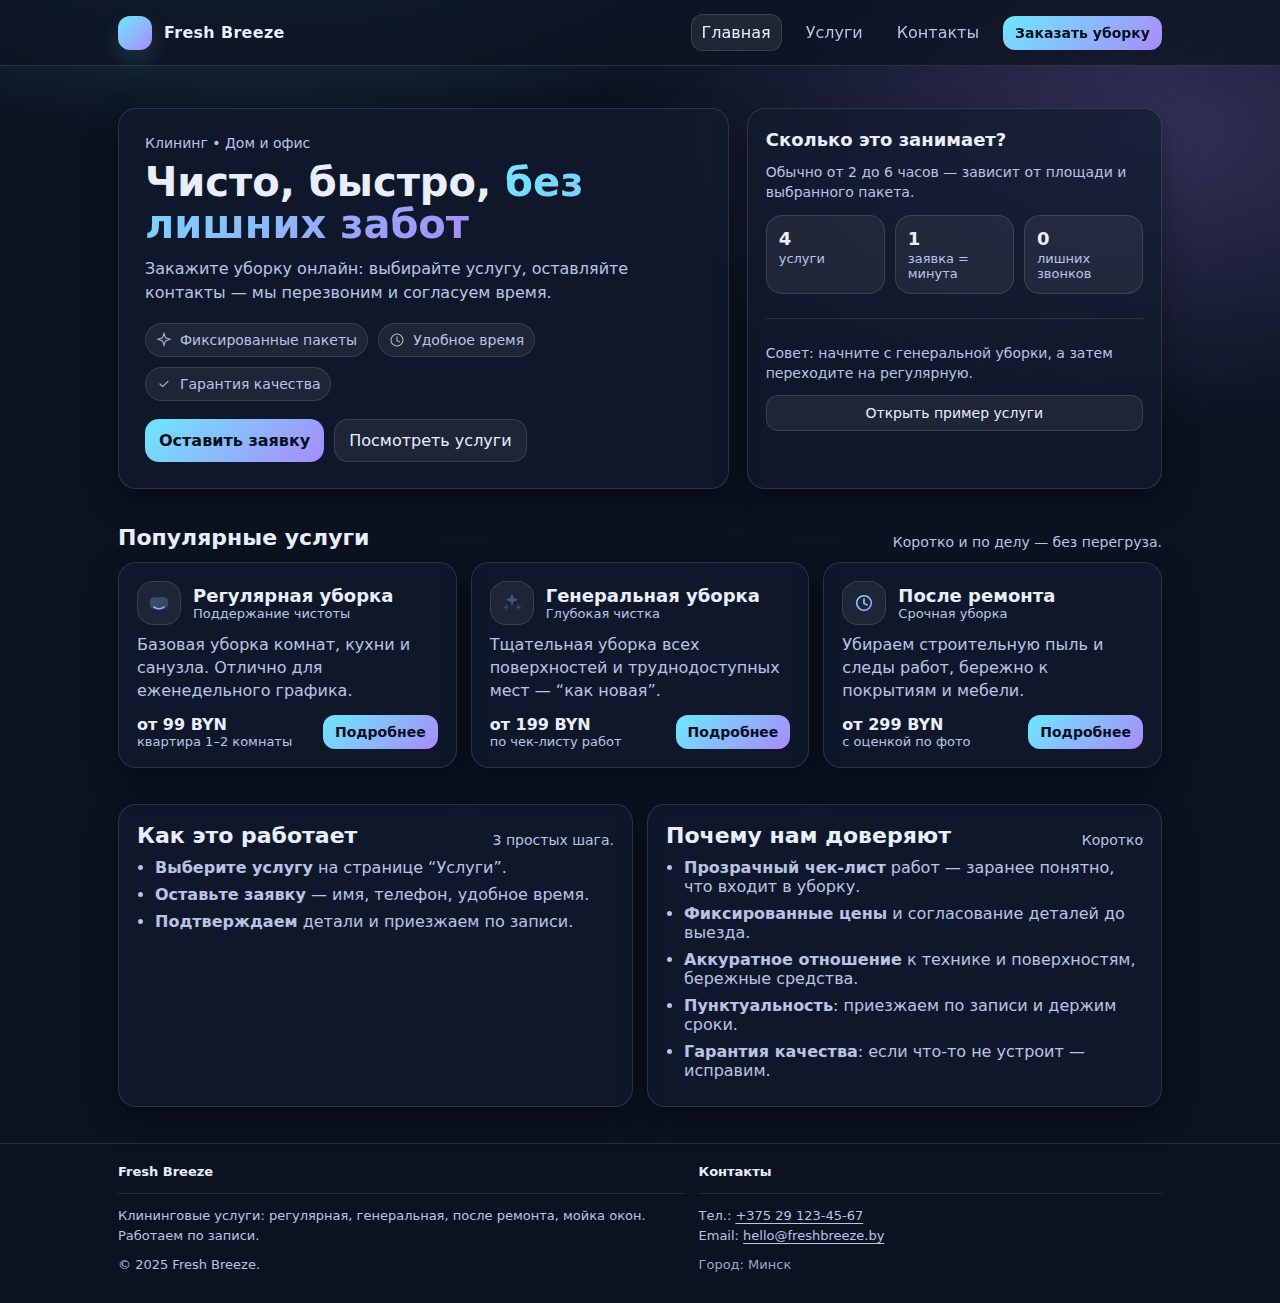
<file: index.html>
<!doctype html>
<html lang="ru">
<head>
 <!-- Google tag (gtag.js) -->
<script async src="https://www.googletagmanager.com/gtag/js?id=G-B9RRMM3VNQ"></script>
<script>
  window.dataLayer = window.dataLayer || [];
  function gtag(){dataLayer.push(arguments);}
  gtag('js', new Date());

  gtag('config', 'G-B9RRMM3VNQ');
</script>
 <meta charset="utf-8" />
 <meta name="viewport" content="width=device-width, initial-scale=1" />
 <title>Fresh Breeze — клининг в Минске | Заказать уборку</title>
 <meta name="description" content="Клининговые услуги: регулярная, генеральная уборка, после ремонта, мойка окон. Онлайн-заявка за 1 минуту.">
 <link rel="stylesheet" href="styles.css" />
</head>
<body data-page="home">
<header>
 <div class="container">
 <div class="nav">
 <a class="brand" href="index.html" aria-label="Fresh Breeze">
 <span class="logo" aria-hidden="true"></span>
 <span>Fresh Breeze</span>
 </a>
 <nav class="navlinks" aria-label="Навигация">
 <a data-nav href="index.html">Главная</a>
 <a data-nav href="services.html">Услуги</a>
 <a data-nav href="contacts.html">Контакты</a>
 <a class="btn small primary" href="contacts.html#order" id="cta_top">Заказать уборку</a>
 </nav>
 </div>
 </div>
</header>

<main class="container">
 <section class="hero">
 <div class="heroGrid">
 <div class="card heroCard">
 <div class="kicker">Клининг • Дом и офис</div>
 <h1>Чисто, быстро, <span style="background:linear-gradient(135deg,var(--accent),var(--accent2)); -webkit-background-clip:text; background-clip:text; color:transparent;">без лишних забот</span></h1>
 <p class="lead">
 Закажите уборку онлайн: выбирайте услугу, оставляйте контакты — мы перезвоним и согласуем время.
 
 </p>

 <div class="badges" aria-label="Преимущества">
 <span class="badge">
 <svg viewBox="0 0 24 24" fill="none"><path d="M12 2l2.2 6.6L21 11l-6.8 2.4L12 20l-2.2-6.6L3 11l6.8-2.4L12 2z" stroke="currentColor" stroke-width="1.6" opacity=".9"/></svg>
 Фиксированные пакеты
 </span>
 <span class="badge">
 <svg viewBox="0 0 24 24" fill="none"><path d="M12 7v6l4 2" stroke="currentColor" stroke-width="1.6" stroke-linecap="round" opacity=".9"/><path d="M12 21a9 9 0 1 0-9-9 9 9 0 0 0 9 9z" stroke="currentColor" stroke-width="1.6" opacity=".9"/></svg>
 Удобное время
 </span>
 <span class="badge">
 <svg viewBox="0 0 24 24" fill="none"><path d="M6 12l4 4L18 8" stroke="currentColor" stroke-width="1.8" stroke-linecap="round" stroke-linejoin="round" opacity=".9"/></svg>
 Гарантия качества
 </span>
 </div>

 <div class="heroActions">
 <a class="btn primary" href="contacts.html#order" id="cta_hero">Оставить заявку</a>
 <a class="btn" href="services.html" id="cta_services">Посмотреть услуги</a>
 </div>
 </div>

 <aside class="card sideCard" aria-label="Кратко о сервисе">
 <h3>Сколько это занимает?</h3>
 <p>Обычно от 2 до 6 часов — зависит от площади и выбранного пакета.</p>
 <div class="kpiRow" aria-label="Показатели">
 <div class="kpi"><div class="num">4</div><div class="lbl">услуги</div></div>
 <div class="kpi"><div class="num">1</div><div class="lbl">заявка = минута</div></div>
 <div class="kpi"><div class="num">0</div><div class="lbl">лишних звонков</div></div>
 </div>
 <div class="hr"></div>
 <p class="mini">Совет: начните с генеральной уборки, а затем переходите на регулярную.</p>
 <a class="btn small" href="service.html?s=general" id="cta_try">Открыть пример услуги</a>
 </aside>
 </div>
 </section>

 <section>
 <div class="sectionTitle">
 <h2>Популярные услуги</h2>
 <p>Коротко и по делу — без перегруза.</p>
 </div>
 <div class="grid3">
 <article class="card service">
 <div class="serviceHeader">
 <div class="icon"><img src="img/icon-clean.svg" alt="" /></div>
 <div>
 <h3>Регулярная уборка</h3>
 <div class="mini">Поддержание чистоты</div>
 </div>
 </div>
 <p>Базовая уборка комнат, кухни и санузла. Отлично для еженедельного графика.</p>
 <div class="serviceFooter">
 <div>
 <div class="price">от 99 BYN</div>
 <div class="mini">квартира 1–2 комнаты</div>
 </div>
 <a class="btn small primary" href="service.html?s=regular" id="cta_regular">Подробнее</a>
 </div>
 </article>

 <article class="card service">
 <div class="serviceHeader">
 <div class="icon"><img src="img/icon-sparkle.svg" alt="" /></div>
 <div>
 <h3>Генеральная уборка</h3>
 <div class="mini">Глубокая чистка</div>
 </div>
 </div>
 <p>Тщательная уборка всех поверхностей и труднодоступных мест — “как новая”.</p>
 <div class="serviceFooter">
 <div>
 <div class="price">от 199 BYN</div>
 <div class="mini">по чек-листу работ</div>
 </div>
 <a class="btn small primary" href="service.html?s=general" id="cta_general">Подробнее</a>
 </div>
 </article>

 <article class="card service">
 <div class="serviceHeader">
 <div class="icon"><img src="img/icon-clock.svg" alt="" /></div>
 <div>
 <h3>После ремонта</h3>
 <div class="mini">Срочная уборка</div>
 </div>
 </div>
 <p>Убираем строительную пыль и следы работ, бережно к покрытиям и мебели.</p>
 <div class="serviceFooter">
 <div>
 <div class="price">от 299 BYN</div>
 <div class="mini">с оценкой по фото</div>
 </div>
 <a class="btn small primary" href="service.html?s=renovation" id="cta_renovation">Подробнее</a>
 </div>
 </article>
 </div>
 </section>

 <section>
 <div class="split">
 <div class="card list">
 <div class="sectionTitle" style="margin-bottom:0;">
 <h2>Как это работает</h2>
 <p>3 простых шага.</p>
 </div>
 <ul>
 <li><b>Выберите услугу</b> на странице “Услуги”.</li>
 <li><b>Оставьте заявку</b> — имя, телефон, удобное время.</li>
 <li><b>Подтверждаем</b> детали и приезжаем по записи.</li>
 </ul>
 </div>
 <div class="card list">
  <div class="sectionTitle" style="margin-bottom:0;">
    <h2>Почему нам доверяют</h2>
    <p>Коротко</p>
  </div>
  <ul>
    <li><b>Прозрачный чек‑лист</b> работ — заранее понятно, что входит в уборку.</li>
    <li><b>Фиксированные цены</b> и согласование деталей до выезда.</li>
    <li><b>Аккуратное отношение</b> к технике и поверхностям, бережные средства.</li>
    <li><b>Пунктуальность</b>: приезжаем по записи и держим сроки.</li>
    <li><b>Гарантия качества</b>: если что-то не устроит — исправим.</li>
  </ul>
</div>

 </div>
 </section>
</main>

<footer>
 <div class="container">
 <div class="footerGrid">
 <div class="smallprint">
 <div style="font-weight:800;color:#e9eefc;">Fresh Breeze</div>
 <div class="hr"></div>
 <div>Клининговые услуги: регулярная, генеральная, после ремонта, мойка окон. Работаем по записи.</div>
 <div style="margin-top:10px;">© 2025 Fresh Breeze. </div>
 </div>
 <div class="smallprint">
 <div style="font-weight:700;color:#e9eefc;">Контакты</div>
 <div class="hr"></div>
 <div>Тел.: <a id="tel_link" href="tel:+48123123123" style="text-decoration:underline; text-underline-offset:3px;">+375 29 123-45-67</a></div>
 <div>Email: <a href="mailto:hello@freshbreeze.by" style="text-decoration:underline; text-underline-offset:3px;">hello@freshbreeze.by</a></div>
 <div style="margin-top:10px;color:rgba(185,196,229,.85);">Город: Минск</div>
 </div>
 </div>
 </div>
</footer>
<script src="script.js"></script>
</body>
</html>
</file>
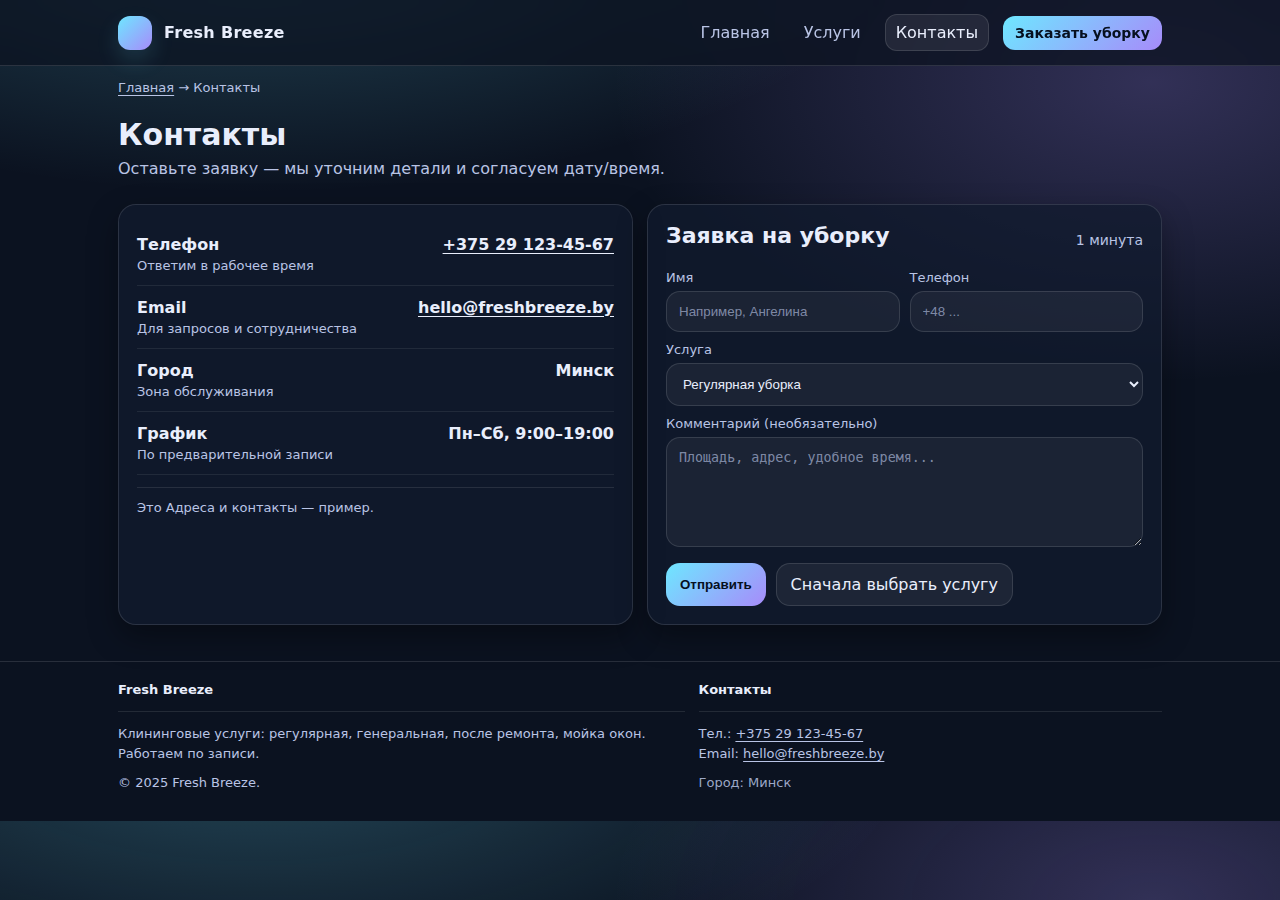
<file: contacts.html>
<!doctype html>
<html lang="ru">
<head>
 <!-- Google tag (gtag.js) -->
<script async src="https://www.googletagmanager.com/gtag/js?id=G-B9RRMM3VNQ"></script>
<script>
  window.dataLayer = window.dataLayer || [];
  function gtag(){dataLayer.push(arguments);}
  gtag('js', new Date());

  gtag('config', 'G-B9RRMM3VNQ');
</script>
 <meta charset="utf-8" />
 <meta name="viewport" content="width=device-width, initial-scale=1" />
 <title>Контакты — Fresh Breeze</title>
 <meta name="description" content="Контакты клининга Fresh Breeze и форма заявки.">
 <link rel="stylesheet" href="styles.css" />
</head>
<body data-page="contacts">
<header>
 <div class="container">
 <div class="nav">
 <a class="brand" href="index.html" aria-label="Fresh Breeze">
 <span class="logo" aria-hidden="true"></span>
 <span>Fresh Breeze</span>
 </a>
 <nav class="navlinks" aria-label="Навигация">
 <a data-nav href="index.html">Главная</a>
 <a data-nav href="services.html">Услуги</a>
 <a data-nav href="contacts.html">Контакты</a>
 <a class="btn small primary" href="contacts.html#order" id="cta_top">Заказать уборку</a>
 </nav>
 </div>
 </div>
</header>

<main class="container">
 <div class="breadcrumbs"><a href="index.html">Главная</a> → Контакты</div>

 <section class="pageTitle">
 <h1>Контакты</h1>
 <p>Оставьте заявку — мы уточним детали и согласуем дату/время.</p>
 </section>

 <section class="split">
 <div class="card tableLike" aria-label="Контактная информация">
 <div class="row">
 <div class="left">
 <div class="title">Телефон</div>
 <div class="desc">Ответим в рабочее время</div>
 </div>
 <div class="right"><a id="contact_tel" href="tel:+48123123123" style="text-decoration:underline; text-underline-offset:3px;">+375 29 123-45-67</a></div>
 </div>
 <div class="row">
 <div class="left">
 <div class="title">Email</div>
 <div class="desc">Для запросов и сотрудничества</div>
 </div>
 <div class="right"><a href="mailto:hello@freshbreeze.by" style="text-decoration:underline; text-underline-offset:3px;">hello@freshbreeze.by</a></div>
 </div>
 <div class="row">
 <div class="left">
 <div class="title">Город</div>
 <div class="desc">Зона обслуживания</div>
 </div>
 <div class="right">Минск</div>
 </div>
 <div class="row">
 <div class="left">
 <div class="title">График</div>
 <div class="desc">По предварительной записи</div>
 </div>
 <div class="right">Пн–Сб, 9:00–19:00</div>
 </div>
 <div class="hr"></div>
 <div class="mini">Это Адреса и контакты — пример.</div>
 </div>

 <div class="card form" id="order">
 <div class="sectionTitle">
 <h2>Заявка на уборку</h2>
 <p>1 минута</p>
 </div>

 <form id="leadForm">
 <div class="fieldRow">
 <div>
 <label for="name">Имя</label>
 <input id="name" name="name" placeholder="Например, Ангелина" required />
 </div>
 <div>
 <label for="phone">Телефон</label>
 <input id="phone" name="phone" placeholder="+48 ..." required />
 </div>
 </div>

 <label for="orderService">Услуга</label>
 <select id="orderService" name="service">
 <option value="regular">Регулярная уборка</option>
 <option value="general">Генеральная уборка</option>
 <option value="renovation">После ремонта</option>
 <option value="windows">Мойка окон</option>
 </select>

 <label for="comment">Комментарий (необязательно)</label>
 <textarea id="comment" name="comment" placeholder="Площадь, адрес, удобное время..."></textarea>

 <div style="margin-top:12px; display:flex; gap:10px; flex-wrap:wrap;">
 <button class="btn primary" type="submit" id="submit_lead">Отправить</button>
 <a class="btn" href="services.html" id="cta_to_services">Сначала выбрать услугу</a>
 </div>

 <div class="notice" id="formNotice" role="status" aria-live="polite"></div>
 </form>
 </div>
 </section>
</main>

<footer>
 <div class="container">
 <div class="footerGrid">
 <div class="smallprint">
 <div style="font-weight:800;color:#e9eefc;">Fresh Breeze</div>
 <div class="hr"></div>
 <div>Клининговые услуги: регулярная, генеральная, после ремонта, мойка окон. Работаем по записи.</div>
 <div style="margin-top:10px;">© 2025 Fresh Breeze. </div>
 </div>
 <div class="smallprint">
 <div style="font-weight:700;color:#e9eefc;">Контакты</div>
 <div class="hr"></div>
 <div>Тел.: <a id="tel_link" href="tel:+48123123123" style="text-decoration:underline; text-underline-offset:3px;">+375 29 123-45-67</a></div>
 <div>Email: <a href="mailto:hello@freshbreeze.by" style="text-decoration:underline; text-underline-offset:3px;">hello@freshbreeze.by</a></div>
 <div style="margin-top:10px;color:rgba(185,196,229,.85);">Город: Минск</div>
 </div>
 </div>
 </div>
</footer>
<script src="script.js"></script>
</body>
</html>
</file>
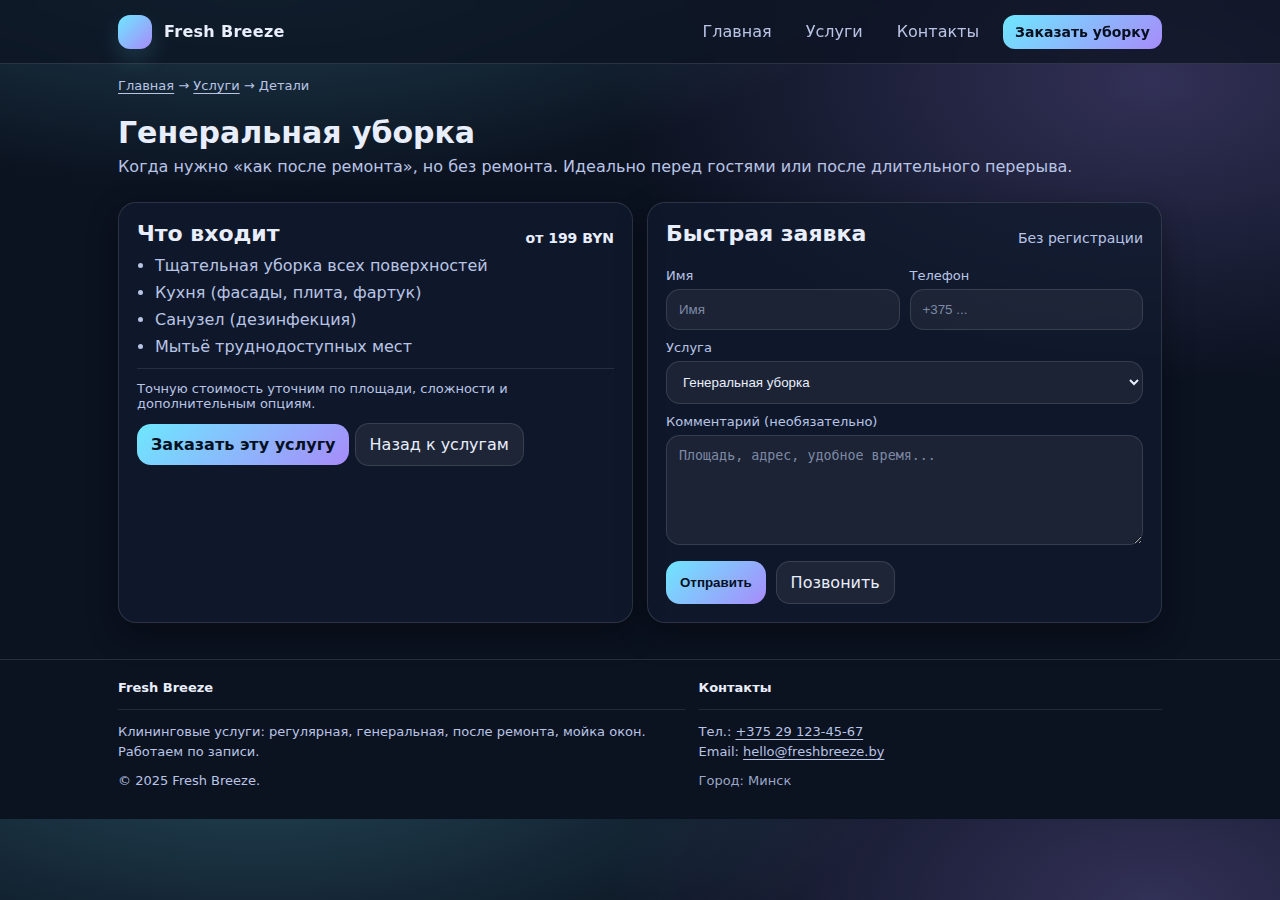
<file: service.html>
<!doctype html>
<html lang="ru">
<head>
 <!-- Google tag (gtag.js) -->
<script async src="https://www.googletagmanager.com/gtag/js?id=G-B9RRMM3VNQ"></script>
<script>
  window.dataLayer = window.dataLayer || [];
  function gtag(){dataLayer.push(arguments);}
  gtag('js', new Date());

  gtag('config', 'G-B9RRMM3VNQ');
</script>
 <meta charset="utf-8" />
 <meta name="viewport" content="width=device-width, initial-scale=1" />
 <title>Услуга — Fresh Breeze</title>
 <meta name="description" content="Подробности услуги клининга и онлайн-заявка.">
 <link rel="stylesheet" href="styles.css" />
</head>
<body data-page="service">
<header>
 <div class="container">
 <div class="nav">
 <a class="brand" href="index.html" aria-label="Fresh Breeze">
 <span class="logo" aria-hidden="true"></span>
 <span>Fresh Breeze</span>
 </a>
 <nav class="navlinks" aria-label="Навигация">
 <a data-nav href="index.html">Главная</a>
 <a data-nav href="services.html">Услуги</a>
 <a data-nav href="contacts.html">Контакты</a>
 <a class="btn small primary" href="contacts.html#order" id="cta_top">Заказать уборку</a>
 </nav>
 </div>
 </div>
</header>

<main class="container">
 <div class="breadcrumbs"><a href="index.html">Главная</a> → <a href="services.html">Услуги</a> → Детали</div>

 <section class="pageTitle">
 <h1 id="serviceTitle">Генеральная уборка</h1>
 <p id="serviceDesc">Описание услуги будет подставлено автоматически.</p>
 </section>

 <section class="split">
 <div class="card list">
 <div class="sectionTitle" style="margin-bottom:0;">
 <h2>Что входит</h2>
 <p id="servicePrice" style="font-weight:800;color:#e9eefc;">от 199 BYN</p>
 </div>
 <ul id="serviceBullets"></ul>
 <div class="hr"></div>
 <div class="mini">Точную стоимость уточним по площади, сложности и дополнительным опциям.</div>
 <div style="margin-top:12px;">
 <a class="btn primary" href="contacts.html#order" id="cta_service_order">Заказать эту услугу</a>
 <a class="btn" href="services.html" id="cta_back">Назад к услугам</a>
 </div>
 </div>

 <div class="card form" id="order">
 <div class="sectionTitle">
 <h2>Быстрая заявка</h2>
 <p>Без регистрации</p>
 </div>

 <form id="leadForm">
 <div class="fieldRow">
 <div>
 <label for="name">Имя</label>
 <input id="name" name="name" placeholder="Имя" required />
 </div>
 <div>
 <label for="phone">Телефон</label>
 <input id="phone" name="phone" placeholder="+375 ..." required />
 </div>
 </div>

 <label for="orderService">Услуга</label>
 <select id="orderService" name="service">
 <option value="regular">Регулярная уборка</option>
 <option value="general">Генеральная уборка</option>
 <option value="renovation">После ремонта</option>
 <option value="windows">Мойка окон</option>
 </select>

 <label for="comment">Комментарий (необязательно)</label>
 <textarea id="comment" name="comment" placeholder="Площадь, адрес, удобное время..."></textarea>

 <div style="margin-top:12px; display:flex; gap:10px; flex-wrap:wrap;">
 <button class="btn primary" type="submit" id="submit_lead">Отправить</button>
 <a class="btn" href="tel:+48123123123" id="cta_call">Позвонить</a>
 </div>

 <div class="notice" id="formNotice" role="status" aria-live="polite"></div>
 </form>
 </div>
 </section>
</main>

<footer>
 <div class="container">
 <div class="footerGrid">
 <div class="smallprint">
 <div style="font-weight:800;color:#e9eefc;">Fresh Breeze</div>
 <div class="hr"></div>
 <div>Клининговые услуги: регулярная, генеральная, после ремонта, мойка окон. Работаем по записи.</div>
 <div style="margin-top:10px;">© 2025 Fresh Breeze. </div>
 </div>
 <div class="smallprint">
 <div style="font-weight:700;color:#e9eefc;">Контакты</div>
 <div class="hr"></div>
 <div>Тел.: <a id="tel_link" href="tel:+48123123123" style="text-decoration:underline; text-underline-offset:3px;">+375 29 123-45-67</a></div>
 <div>Email: <a href="mailto:hello@freshbreeze.by" style="text-decoration:underline; text-underline-offset:3px;">hello@freshbreeze.by</a></div>
 <div style="margin-top:10px;color:rgba(185,196,229,.85);">Город: Минск</div>
 </div>
 </div>
 </div>
</footer>
<script src="script.js"></script>
</body>
</html>
</file>
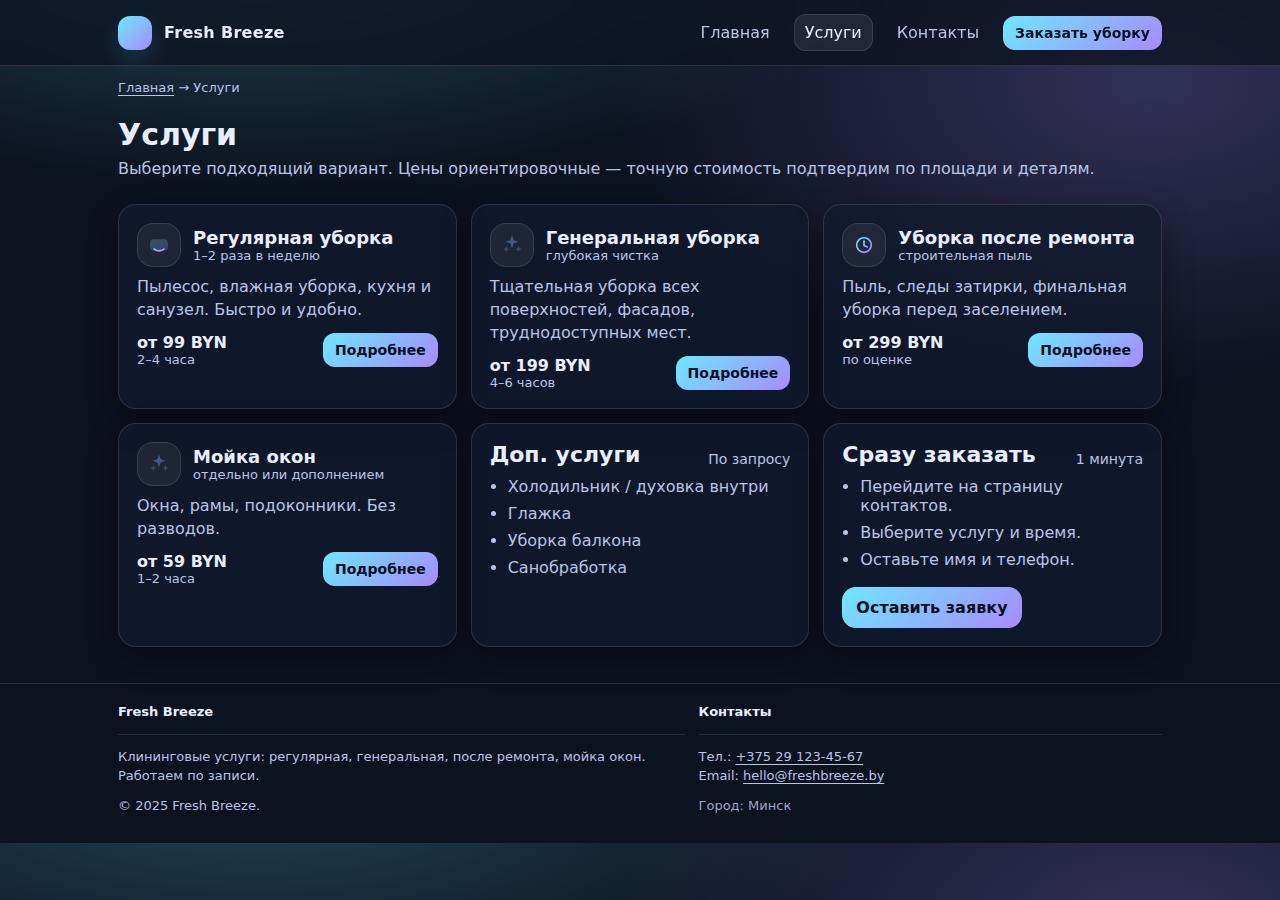
<file: services.html>
<!doctype html>
<html lang="ru">
<head>
 <meta charset="utf-8" />
 <meta name="viewport" content="width=device-width, initial-scale=1" />
 <title>Услуги — Fresh Breeze</title>
 <meta name="description" content="Список услуг клининга: регулярная уборка, генеральная, после ремонта, мойка окон.">
 <link rel="stylesheet" href="styles.css" />
</head>
<body data-page="services">
<header>
 <div class="container">
 <div class="nav">
 <a class="brand" href="index.html" aria-label="Fresh Breeze">
 <span class="logo" aria-hidden="true"></span>
 <span>Fresh Breeze</span>
 </a>
 <nav class="navlinks" aria-label="Навигация">
 <a data-nav href="index.html">Главная</a>
 <a data-nav href="services.html">Услуги</a>
 <a data-nav href="contacts.html">Контакты</a>
 <a class="btn small primary" href="contacts.html#order" id="cta_top">Заказать уборку</a>
 </nav>
 </div>
 </div>
</header>

<main class="container">
 <div class="breadcrumbs"><a href="index.html">Главная</a> → Услуги</div>

 <section class="pageTitle">
 <h1>Услуги</h1>
 <p>Выберите подходящий вариант. Цены ориентировочные — точную стоимость подтвердим по площади и деталям.</p>
 </section>

 <section>
 <div class="grid3">
 <article class="card service">
 <div class="serviceHeader">
 <div class="icon"><img src="img/icon-clean.svg" alt="" /></div>
 <div>
 <h3>Регулярная уборка</h3>
 <div class="mini">1–2 раза в неделю</div>
 </div>
 </div>
 <p>Пылесос, влажная уборка, кухня и санузел. Быстро и удобно.</p>
 <div class="serviceFooter">
 <div><div class="price">от 99 BYN</div><div class="mini">2–4 часа</div></div>
 <a class="btn small primary" href="service.html?s=regular" id="svc_regular">Подробнее</a>
 </div>
 </article>

 <article class="card service">
 <div class="serviceHeader">
 <div class="icon"><img src="img/icon-sparkle.svg" alt="" /></div>
 <div>
 <h3>Генеральная уборка</h3>
 <div class="mini">глубокая чистка</div>
 </div>
 </div>
 <p>Тщательная уборка всех поверхностей, фасадов, труднодоступных мест.</p>
 <div class="serviceFooter">
 <div><div class="price">от 199 BYN</div><div class="mini">4–6 часов</div></div>
 <a class="btn small primary" href="service.html?s=general" id="svc_general">Подробнее</a>
 </div>
 </article>

 <article class="card service">
 <div class="serviceHeader">
 <div class="icon"><img src="img/icon-clock.svg" alt="" /></div>
 <div>
 <h3>Уборка после ремонта</h3>
 <div class="mini">строительная пыль</div>
 </div>
 </div>
 <p>Пыль, следы затирки, финальная уборка перед заселением.</p>
 <div class="serviceFooter">
 <div><div class="price">от 299 BYN</div><div class="mini">по оценке</div></div>
 <a class="btn small primary" href="service.html?s=renovation" id="svc_renovation">Подробнее</a>
 </div>
 </article>

 <article class="card service">
 <div class="serviceHeader">
 <div class="icon"><img src="img/icon-sparkle.svg" alt="" /></div>
 <div>
 <h3>Мойка окон</h3>
 <div class="mini">отдельно или дополнением</div>
 </div>
 </div>
 <p>Окна, рамы, подоконники. Без разводов.</p>
 <div class="serviceFooter">
 <div><div class="price">от 59 BYN</div><div class="mini">1–2 часа</div></div>
 <a class="btn small primary" href="service.html?s=windows" id="svc_windows">Подробнее</a>
 </div>
 </article>

 <article class="card list">
 <div class="sectionTitle" style="margin-bottom:0;">
 <h2>Доп. услуги</h2>
 <p>По запросу</p>
 </div>
 <ul>
 <li>Холодильник / духовка внутри</li>
 <li>Глажка</li>
 <li>Уборка балкона</li>
 <li>Санобработка</li>
 </ul>
 </article>

 <article class="card list">
 <div class="sectionTitle" style="margin-bottom:0;">
 <h2>Сразу заказать</h2>
 <p>1 минута</p>
 </div>
 <ul>
 <li>Перейдите на страницу контактов.</li>
 <li>Выберите услугу и время.</li>
 <li>Оставьте имя и телефон.</li>
 </ul>
 <a class="btn primary" href="contacts.html#order" style="margin-top:10px;" id="cta_services_order">Оставить заявку</a>
 </article>
 </div>
 </section>
</main>

<footer>
 <div class="container">
 <div class="footerGrid">
 <div class="smallprint">
 <div style="font-weight:800;color:#e9eefc;">Fresh Breeze</div>
 <div class="hr"></div>
 <div>Клининговые услуги: регулярная, генеральная, после ремонта, мойка окон. Работаем по записи.</div>
 <div style="margin-top:10px;">© 2025 Fresh Breeze. </div>
 </div>
 <div class="smallprint">
 <div style="font-weight:700;color:#e9eefc;">Контакты</div>
 <div class="hr"></div>
 <div>Тел.: <a id="tel_link" href="tel:+48123123123" style="text-decoration:underline; text-underline-offset:3px;">+375 29 123-45-67</a></div>
 <div>Email: <a href="mailto:hello@freshbreeze.by" style="text-decoration:underline; text-underline-offset:3px;">hello@freshbreeze.by</a></div>
 <div style="margin-top:10px;color:rgba(185,196,229,.85);">Город: Минск</div>
 </div>
 </div>
 </div>
</footer>
<script src="script.js"></script>
</body>
</html>
</file>
<file: styles.css>
:root{
  --bg:#0b1220;
  --card:#111a2e;
  --text:#e9eefc;
  --muted:#b9c4e5;
  --accent:#6ee7ff;
  --accent2:#a78bfa;
  --border:rgba(255,255,255,.12);
  --shadow: 0 12px 30px rgba(0,0,0,.35);
  --radius: 18px;
  --max: 1080px;
  --pad: 18px;
  --font: system-ui, -apple-system, Segoe UI, Roboto, Arial, sans-serif;
}

*{ box-sizing:border-box; }
html,body{ margin:0; padding:0; font-family:var(--font); color:var(--text); background:radial-gradient(1200px 500px at 20% -10%, rgba(110,231,255,.25), transparent 55%),
                                      radial-gradient(900px 500px at 90% 10%, rgba(167,139,250,.25), transparent 60%),
                                      var(--bg); }
a{ color:inherit; text-decoration:none; }
img{ max-width:100%; display:block; }

.container{ width:100%; max-width:var(--max); margin:0 auto; padding: 0 var(--pad); }

header{
  position:sticky; top:0; z-index:50;
  backdrop-filter: blur(10px);
  background: rgba(11,18,32,.72);
  border-bottom:1px solid var(--border);
}
.nav{
  display:flex; align-items:center; justify-content:space-between;
  padding: 14px 0;
}
.brand{
  display:flex; gap:12px; align-items:center;
  font-weight:700; letter-spacing:.3px;
}
.logo{
  width:34px; height:34px; border-radius:12px;
  background: linear-gradient(135deg, var(--accent), var(--accent2));
  box-shadow: 0 10px 22px rgba(110,231,255,.15);
}

.logoImg{
  width:34px;
  height:34px;
  border-radius:12px;
  object-fit:contain;
  box-shadow: 0 10px 22px rgba(110,231,255,.15);
}

.navlinks{ display:flex; gap:14px; align-items:center; flex-wrap:wrap; }
.navlinks a{
  padding:8px 10px; border-radius:12px;
  color:var(--muted);
}
.navlinks a:hover{ background: rgba(255,255,255,.06); color:var(--text); }
.navlinks a.active{ background: rgba(255,255,255,.08); color:var(--text); border: 1px solid var(--border); }

.btn{
  display:inline-flex; align-items:center; justify-content:center;
  gap:10px;
  padding: 11px 14px;
  border-radius: 14px;
  border: 1px solid var(--border);
  background: rgba(255,255,255,.06);
  color: var(--text);
  cursor:pointer;
}
.btn:hover{ background: rgba(255,255,255,.10); }
.btn.primary{
  border: none;
  background: linear-gradient(135deg, var(--accent), var(--accent2));
  color:#06101f;
  font-weight:700;
}
.btn.primary:hover{ filter:brightness(1.05); }
.btn.small{ padding:9px 12px; border-radius:12px; font-size: 14px; }

.hero{
  padding: 42px 0 18px;
}
.heroGrid{
  display:grid;
  grid-template-columns: 1.25fr .85fr;
  gap: 18px;
  align-items:stretch;
}
@media (max-width: 920px){
  .heroGrid{ grid-template-columns:1fr; }
}
.card{
  background: rgba(17,26,46,.72);
  border: 1px solid var(--border);
  border-radius: var(--radius);
  box-shadow: var(--shadow);
}
.heroCard{ padding: 26px; }
.kicker{ color: var(--muted); font-size: 14px; margin-bottom: 10px; }
h1{ font-size: 40px; line-height: 1.05; margin:0 0 12px; }
@media (max-width: 480px){ h1{ font-size: 34px; } }
.lead{ color: var(--muted); margin:0 0 18px; font-size: 16px; line-height: 1.5; }
.badges{ display:flex; flex-wrap:wrap; gap:10px; margin: 12px 0 18px; }
.badge{
  display:inline-flex; gap:8px; align-items:center;
  padding: 8px 10px;
  border-radius: 999px;
  background: rgba(255,255,255,.06);
  border:1px solid var(--border);
  color: var(--muted);
  font-size: 14px;
}
.badge svg{ width:16px; height:16px; }
.heroActions{ display:flex; flex-wrap:wrap; gap:10px; }
.sideCard{ padding: 18px; display:flex; flex-direction:column; gap:12px; }
.sideCard h3{ margin:2px 0 0; font-size:18px; }
.sideCard p{ margin:0; color:var(--muted); font-size: 14px; line-height:1.45; }
.kpiRow{ display:grid; grid-template-columns: repeat(3, 1fr); gap:10px; }
@media (max-width: 420px){ .kpiRow{ grid-template-columns:1fr; } }
.kpi{
  padding: 12px;
  border-radius: 16px;
  background: rgba(255,255,255,.06);
  border: 1px solid var(--border);
}
.kpi .num{ font-weight:800; font-size: 18px; }
.kpi .lbl{ color:var(--muted); font-size: 13px; margin-top: 2px; }

section{ padding: 18px 0; }
.sectionTitle{
  display:flex; align-items:flex-end; justify-content:space-between;
  gap: 14px;
  margin-bottom: 12px;
}
.sectionTitle h2{ margin:0; font-size: 22px; }
.sectionTitle p{ margin:0; color:var(--muted); font-size: 14px; }

.grid3{
  display:grid; grid-template-columns: repeat(3, 1fr);
  gap: 14px;
}
@media (max-width: 920px){ .grid3{ grid-template-columns:1fr; } }
.service{
  padding: 18px;
}
.serviceHeader{ display:flex; gap:12px; align-items:center; }
.icon{
  width:44px; height:44px; border-radius: 16px;
  background: rgba(255,255,255,.06);
  border: 1px solid var(--border);
  display:flex; align-items:center; justify-content:center;
}
.icon img{ width:26px; height:26px; }
.service h3{ margin:0; font-size: 18px; }
.service p{ margin:8px 0 12px; color:var(--muted); line-height:1.45; }
.serviceFooter{ display:flex; align-items:center; justify-content:space-between; gap: 10px; flex-wrap:wrap; }
.price{ font-weight:800; }
.mini{ color:var(--muted); font-size: 13px; }

.split{
  display:grid; grid-template-columns: 1fr 1fr; gap: 14px;
}
@media (max-width: 920px){ .split{ grid-template-columns:1fr; } }

.list{
  padding: 18px;
}
.list ul{ margin:10px 0 0; padding:0 0 0 18px; color:var(--muted); }
.list li{ margin: 8px 0; }

.form{
  padding: 18px;
}
.fieldRow{ display:grid; grid-template-columns:1fr 1fr; gap: 10px; }
@media (max-width: 640px){ .fieldRow{ grid-template-columns:1fr; } }
label{ display:block; font-size: 13px; color: var(--muted); margin: 10px 0 6px; }
input, select, textarea{
  width:100%;
  padding: 12px 12px;
  border-radius: 14px;
  border: 1px solid var(--border);
  background: rgba(255,255,255,.05);
  color: var(--text);
  outline:none;
}
textarea{ min-height: 110px; resize: vertical; }
input::placeholder, textarea::placeholder{ color: rgba(185,196,229,.65); }

.notice{
  margin-top: 12px;
  padding: 12px;
  border-radius: 16px;
  border:1px solid var(--border);
  background: rgba(110,231,255,.10);
  color: var(--text);
  display:none;
}

footer{
  margin-top: 18px;
  padding: 18px 0 28px;
  border-top:1px solid var(--border);
  color: var(--muted);
}
.footerGrid{
  display:grid; grid-template-columns: 1.1fr .9fr;
  gap: 14px;
}
@media (max-width: 920px){ .footerGrid{ grid-template-columns:1fr; } }
.smallprint{ font-size: 13px; line-height:1.5; }

.breadcrumbs{ color:var(--muted); font-size: 13px; padding: 14px 0 0; }
.breadcrumbs a{ color:var(--muted); text-decoration: underline; text-underline-offset: 3px; }

.pageTitle{ padding: 24px 0 8px; }
.pageTitle h1{ font-size: 30px; margin: 0; }
.pageTitle p{ margin: 8px 0 0; color:var(--muted); }

.tableLike{
  padding: 18px;
}
.tableLike .row{
  display:flex; align-items:flex-start; justify-content:space-between; gap: 10px;
  padding: 12px 0;
  border-bottom: 1px solid rgba(255,255,255,.08);
}
.tableLike .row:last-child{ border-bottom: none; }
.tableLike .row .left{ max-width: 72%; }
.tableLike .row .left .title{ font-weight: 700; }
.tableLike .row .left .desc{ color: var(--muted); font-size: 13px; margin-top: 4px; }
.tableLike .row .right{ font-weight: 800; white-space: nowrap; }

.hr{
  height: 1px;
  background: rgba(255,255,255,.10);
  margin: 12px 0;
}
</file>
